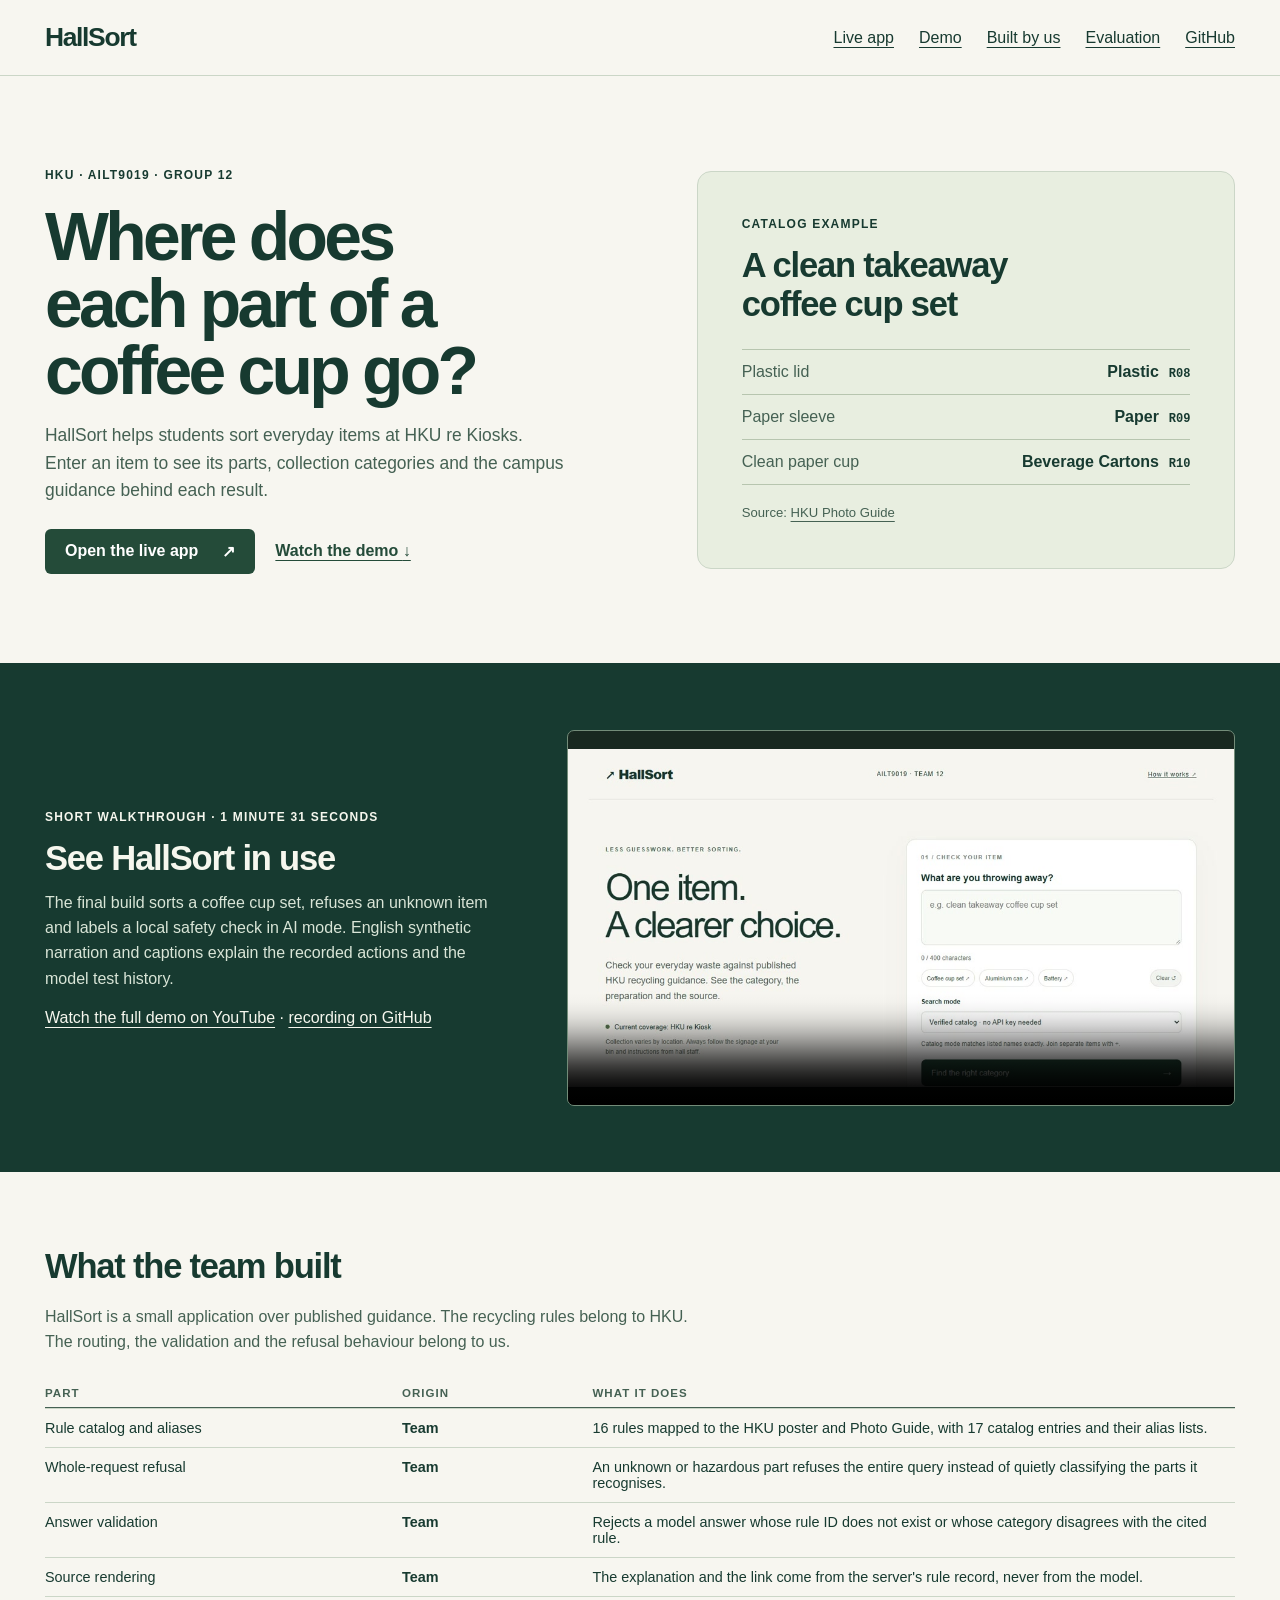
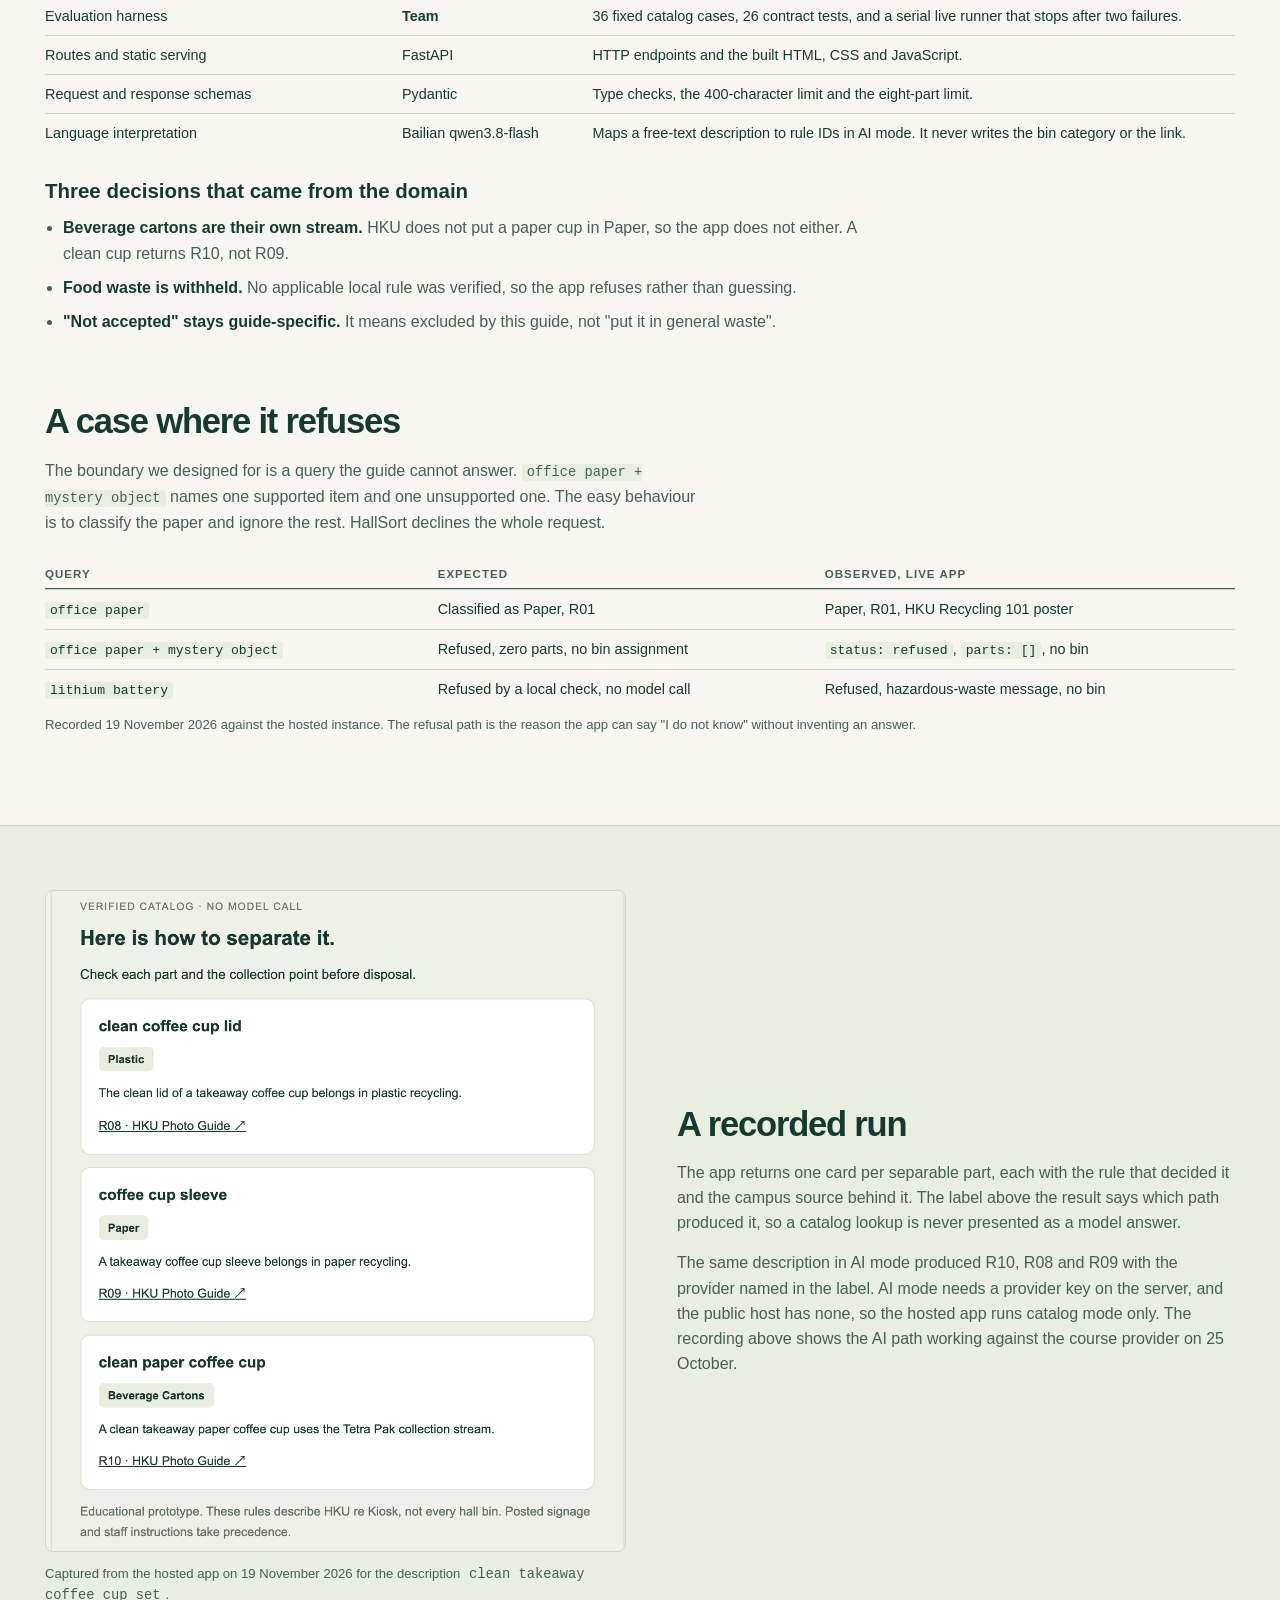
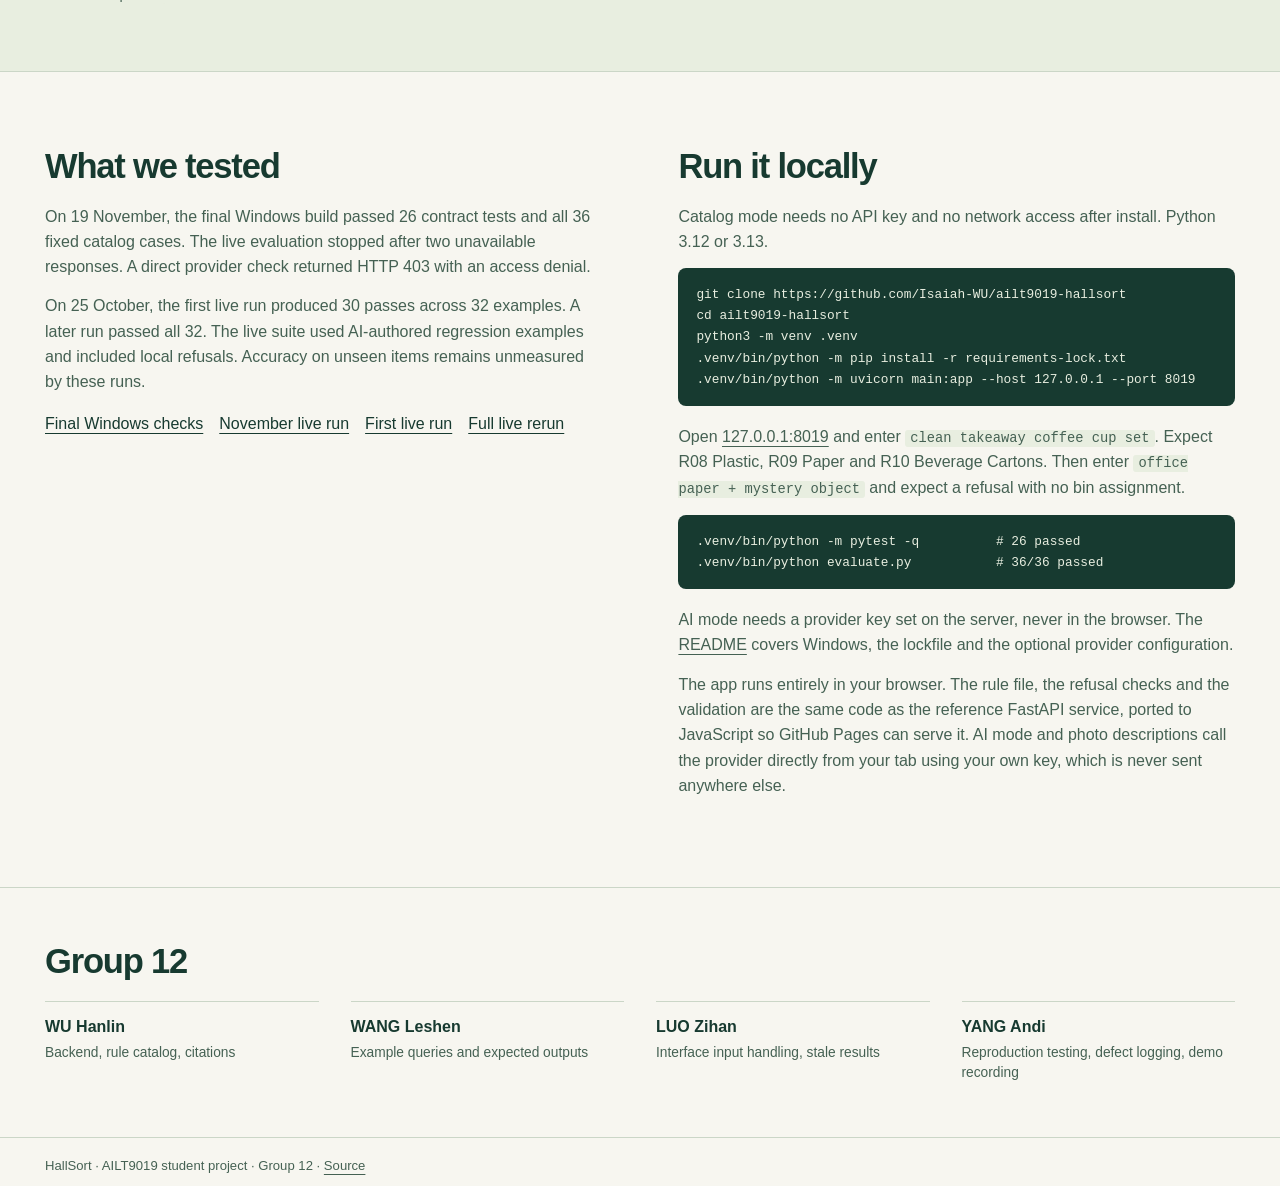
<file: docs/index.html>
<!doctype html>
<html lang="en">
<head>
  <meta charset="utf-8">
  <meta name="viewport" content="width=device-width, initial-scale=1">
  <meta name="description" content="HallSort is a student project that matches everyday items to published HKU re Kiosk recycling guidance. Try the live app, see the demo, read the rules and the test evidence.">
  <title>HallSort | HKU re Kiosk recycling guide</title>
  <link rel="stylesheet" href="style.css">
</head>
<body>
  <a class="skip" href="#main">Skip to project</a>
  <header>
    <div class="wrap mast">
      <a class="brand" href="#main">HallSort</a>
      <nav aria-label="Project navigation">
        <a href="app/">Live app</a>
        <a href="#demo">Demo</a>
        <a href="#built">Built by us</a>
        <a href="#evaluation">Evaluation</a>
        <a href="https://github.com/Isaiah-WU/ailt9019-hallsort">GitHub</a>
      </nav>
    </div>
  </header>
  <main id="main">
    <section class="wrap hero" aria-labelledby="hero-title">
      <div>
        <p class="context">HKU · AILT9019 · Group 12</p>
        <h1 id="hero-title">Where does each part of a coffee cup go?</h1>
        <p class="lead">HallSort helps students sort everyday items at HKU re Kiosks. Enter an item to see its parts, collection categories and the campus guidance behind each result.</p>
        <div class="actions">
          <a class="primary" href="app/">Open the live app <span aria-hidden="true">↗</span></a>
          <a class="secondary" href="#demo">Watch the demo <span aria-hidden="true">↓</span></a>
        </div>
      </div>
      <aside class="example" aria-labelledby="example-title">
        <p class="context">Catalog example</p>
        <h2 id="example-title">A clean takeaway coffee cup set</h2>
        <dl class="parts">
          <div><dt>Plastic lid</dt><dd>Plastic <small>R08</small></dd></div>
          <div><dt>Paper sleeve</dt><dd>Paper <small>R09</small></dd></div>
          <div><dt>Clean paper cup</dt><dd>Beverage Cartons <small>R10</small></dd></div>
        </dl>
        <p class="cite">Source: <a href="https://www.wastereduction.hku.hk/photo-guide">HKU Photo Guide</a></p>
      </aside>
    </section>
    <section class="dark" id="demo" aria-labelledby="demo-title">
      <div class="wrap split">
        <div>
          <p class="context">Short walkthrough · 1 minute 31 seconds</p>
          <h2 id="demo-title">See HallSort in use</h2>
          <p>The final build sorts a coffee cup set, refuses an unknown item and labels a local safety check in AI mode. English synthetic narration and captions explain the recorded actions and the model test history.</p>
          <a href="https://youtu.be/hwPjtkFcPKY">Watch the full demo on YouTube</a> · <a href="https://github.com/Isaiah-WU/ailt9019-hallsort/blob/main/submission/hallsort-final-demo.mp4">recording on GitHub</a>
        </div>
        <video controls playsinline preload="none" poster="demo-poster.jpg" aria-label="HallSort demonstration with narration and on-screen captions">
          <source src="https://raw.githubusercontent.com/Isaiah-WU/ailt9019-hallsort/main/submission/hallsort-final-demo.mp4" type="video/mp4">
          Your browser cannot play the embedded recording. Use the GitHub recording link.
        </video>
      </div>
    </section>
    <div class="wrap reading single">
      <section id="built" aria-labelledby="built-title">
        <h2 id="built-title">What the team built</h2>
        <p class="lead-para">HallSort is a small application over published guidance. The recycling rules belong to HKU. The routing, the validation and the refusal behaviour belong to us.</p>
        <table class="rows rows-3">
          <caption class="visually-hidden">Which parts of HallSort the team wrote and which parts are existing libraries or services</caption>
          <thead><tr><th scope="col">Part</th><th scope="col">Origin</th><th scope="col">What it does</th></tr></thead>
          <tbody>
            <tr><td>Rule catalog and aliases</td><td><strong>Team</strong></td><td>16 rules mapped to the HKU poster and Photo Guide, with 17 catalog entries and their alias lists.</td></tr>
            <tr><td>Whole-request refusal</td><td><strong>Team</strong></td><td>An unknown or hazardous part refuses the entire query instead of quietly classifying the parts it recognises.</td></tr>
            <tr><td>Answer validation</td><td><strong>Team</strong></td><td>Rejects a model answer whose rule ID does not exist or whose category disagrees with the cited rule.</td></tr>
            <tr><td>Source rendering</td><td><strong>Team</strong></td><td>The explanation and the link come from the server's rule record, never from the model.</td></tr>
            <tr><td>Evaluation harness</td><td><strong>Team</strong></td><td>36 fixed catalog cases, 26 contract tests, and a serial live runner that stops after two failures.</td></tr>
            <tr><td>Routes and static serving</td><td>FastAPI</td><td>HTTP endpoints and the built HTML, CSS and JavaScript.</td></tr>
            <tr><td>Request and response schemas</td><td>Pydantic</td><td>Type checks, the 400-character limit and the eight-part limit.</td></tr>
            <tr><td>Language interpretation</td><td>Bailian qwen3.8-flash</td><td>Maps a free-text description to rule IDs in AI mode. It never writes the bin category or the link.</td></tr>
          </tbody>
        </table>
        <h3>Three decisions that came from the domain</h3>
        <ul class="notes">
          <li><strong>Beverage cartons are their own stream.</strong> HKU does not put a paper cup in Paper, so the app does not either. A clean cup returns R10, not R09.</li>
          <li><strong>Food waste is withheld.</strong> No applicable local rule was verified, so the app refuses rather than guessing.</li>
          <li><strong>"Not accepted" stays guide-specific.</strong> It means excluded by this guide, not "put it in general waste".</li>
        </ul>
      </section>
      <section id="boundary" aria-labelledby="boundary-title">
        <h2 id="boundary-title">A case where it refuses</h2>
        <p class="lead-para">The boundary we designed for is a query the guide cannot answer. <code>office paper + mystery object</code> names one supported item and one unsupported one. The easy behaviour is to classify the paper and ignore the rest. HallSort declines the whole request.</p>
        <table class="rows">
          <caption class="visually-hidden">Expected and observed behaviour for a partially supported query</caption>
          <thead><tr><th scope="col">Query</th><th scope="col">Expected</th><th scope="col">Observed, live app</th></tr></thead>
          <tbody>
            <tr><td><code>office paper</code></td><td>Classified as Paper, R01</td><td>Paper, R01, HKU Recycling 101 poster</td></tr>
            <tr><td><code>office paper + mystery object</code></td><td>Refused, zero parts, no bin assignment</td><td><code>status: refused</code>, <code>parts: []</code>, no bin</td></tr>
            <tr><td><code>lithium battery</code></td><td>Refused by a local check, no model call</td><td>Refused, hazardous-waste message, no bin</td></tr>
          </tbody>
        </table>
        <p class="cite">Recorded 19 November 2026 against the hosted instance. The refusal path is the reason the app can say "I do not know" without inventing an answer.</p>
      </section>
    </div>
    <section class="band" aria-labelledby="runs-title">
      <div class="wrap split-fig">
        <figure>
          <img src="run-catalog.png" alt="HallSort catalog result for a clean takeaway coffee cup set, showing three part cards for the lid, sleeve and cup with rule IDs R08, R09 and R10, each linking to the HKU Photo Guide." loading="lazy">
          <figcaption>Captured from the hosted app on 19 November 2026 for the description <code>clean takeaway coffee cup set</code>.</figcaption>
        </figure>
        <div>
          <h2 id="runs-title">A recorded run</h2>
          <p class="band-lead">The app returns one card per separable part, each with the rule that decided it and the campus source behind it. The label above the result says which path produced it, so a catalog lookup is never presented as a model answer.</p>
          <p class="band-lead">The same description in AI mode produced R10, R08 and R09 with the provider named in the label. AI mode needs a provider key on the server, and the public host has none, so the hosted app runs catalog mode only. The recording above shows the AI path working against the course provider on 25 October.</p>
        </div>
      </div>
    </section>
    <div class="wrap reading">
      <section id="evaluation" aria-labelledby="eval-title">
        <h2 id="eval-title">What we tested</h2>
        <p>On 19 November, the final Windows build passed 26 contract tests and all 36 fixed catalog cases. The live evaluation stopped after two unavailable responses. A direct provider check returned HTTP 403 with an access denial.</p>
        <p>On 25 October, the first live run produced 30 passes across 32 examples. A later run passed all 32. The live suite used AI-authored regression examples and included local refusals. Accuracy on unseen items remains unmeasured by these runs.</p>
        <ul class="links">
          <li><a href="https://github.com/Isaiah-WU/ailt9019-hallsort/blob/main/evidence/final_offline.md">Final Windows checks</a></li>
          <li><a href="https://github.com/Isaiah-WU/ailt9019-hallsort/blob/main/evidence/live_results_november_20261119_194843_641633.json">November live run</a></li>
          <li><a href="https://github.com/Isaiah-WU/ailt9019-hallsort/blob/00eba9dcfd05441b596b5752d6102607466a9144/evidence/live_results.json">First live run</a></li>
          <li><a href="https://github.com/Isaiah-WU/ailt9019-hallsort/blob/00eba9dcfd05441b596b5752d6102607466a9144/evidence/live_results_full_rerun.json">Full live rerun</a></li>
        </ul>
      </section>
      <section id="run" aria-labelledby="run-title">
        <h2 id="run-title">Run it locally</h2>
        <p>Catalog mode needs no API key and no network access after install. Python 3.12 or 3.13.</p>
<pre><code>git clone https://github.com/Isaiah-WU/ailt9019-hallsort
cd ailt9019-hallsort
python3 -m venv .venv
.venv/bin/python -m pip install -r requirements-lock.txt
.venv/bin/python -m uvicorn main:app --host 127.0.0.1 --port 8019</code></pre>
        <p>Open <a href="http://127.0.0.1:8019">127.0.0.1:8019</a> and enter <code>clean takeaway coffee cup set</code>. Expect R08 Plastic, R09 Paper and R10 Beverage Cartons. Then enter <code>office paper + mystery object</code> and expect a refusal with no bin assignment.</p>
<pre><code>.venv/bin/python -m pytest -q          # 26 passed
.venv/bin/python evaluate.py           # 36/36 passed</code></pre>
        <p>AI mode needs a provider key set on the server, never in the browser. The <a href="https://github.com/Isaiah-WU/ailt9019-hallsort#readme">README</a> covers Windows, the lockfile and the optional provider configuration.</p>
        <p>The app runs entirely in your browser. The rule file, the refusal checks and the validation are the same code as the reference FastAPI service, ported to JavaScript so GitHub Pages can serve it. AI mode and photo descriptions call the provider directly from your tab using your own key, which is never sent anywhere else.</p>
      </section>
    </div>
    <section class="team" aria-labelledby="team-title">
      <div class="wrap">
        <h2 id="team-title">Group 12</h2>
        <ul class="people">
          <li><strong>WU Hanlin</strong><span>Backend, rule catalog, citations</span></li>
          <li><strong>WANG Leshen</strong><span>Example queries and expected outputs</span></li>
          <li><strong>LUO Zihan</strong><span>Interface input handling, stale results</span></li>
          <li><strong>YANG Andi</strong><span>Reproduction testing, defect logging, demo recording</span></li>
        </ul>
      </div>
    </section>
  </main>
  <footer><div class="wrap">HallSort · AILT9019 student project · Group 12 · <a href="https://github.com/Isaiah-WU/ailt9019-hallsort">Source</a></div></footer>
</body>
</html>
</file>
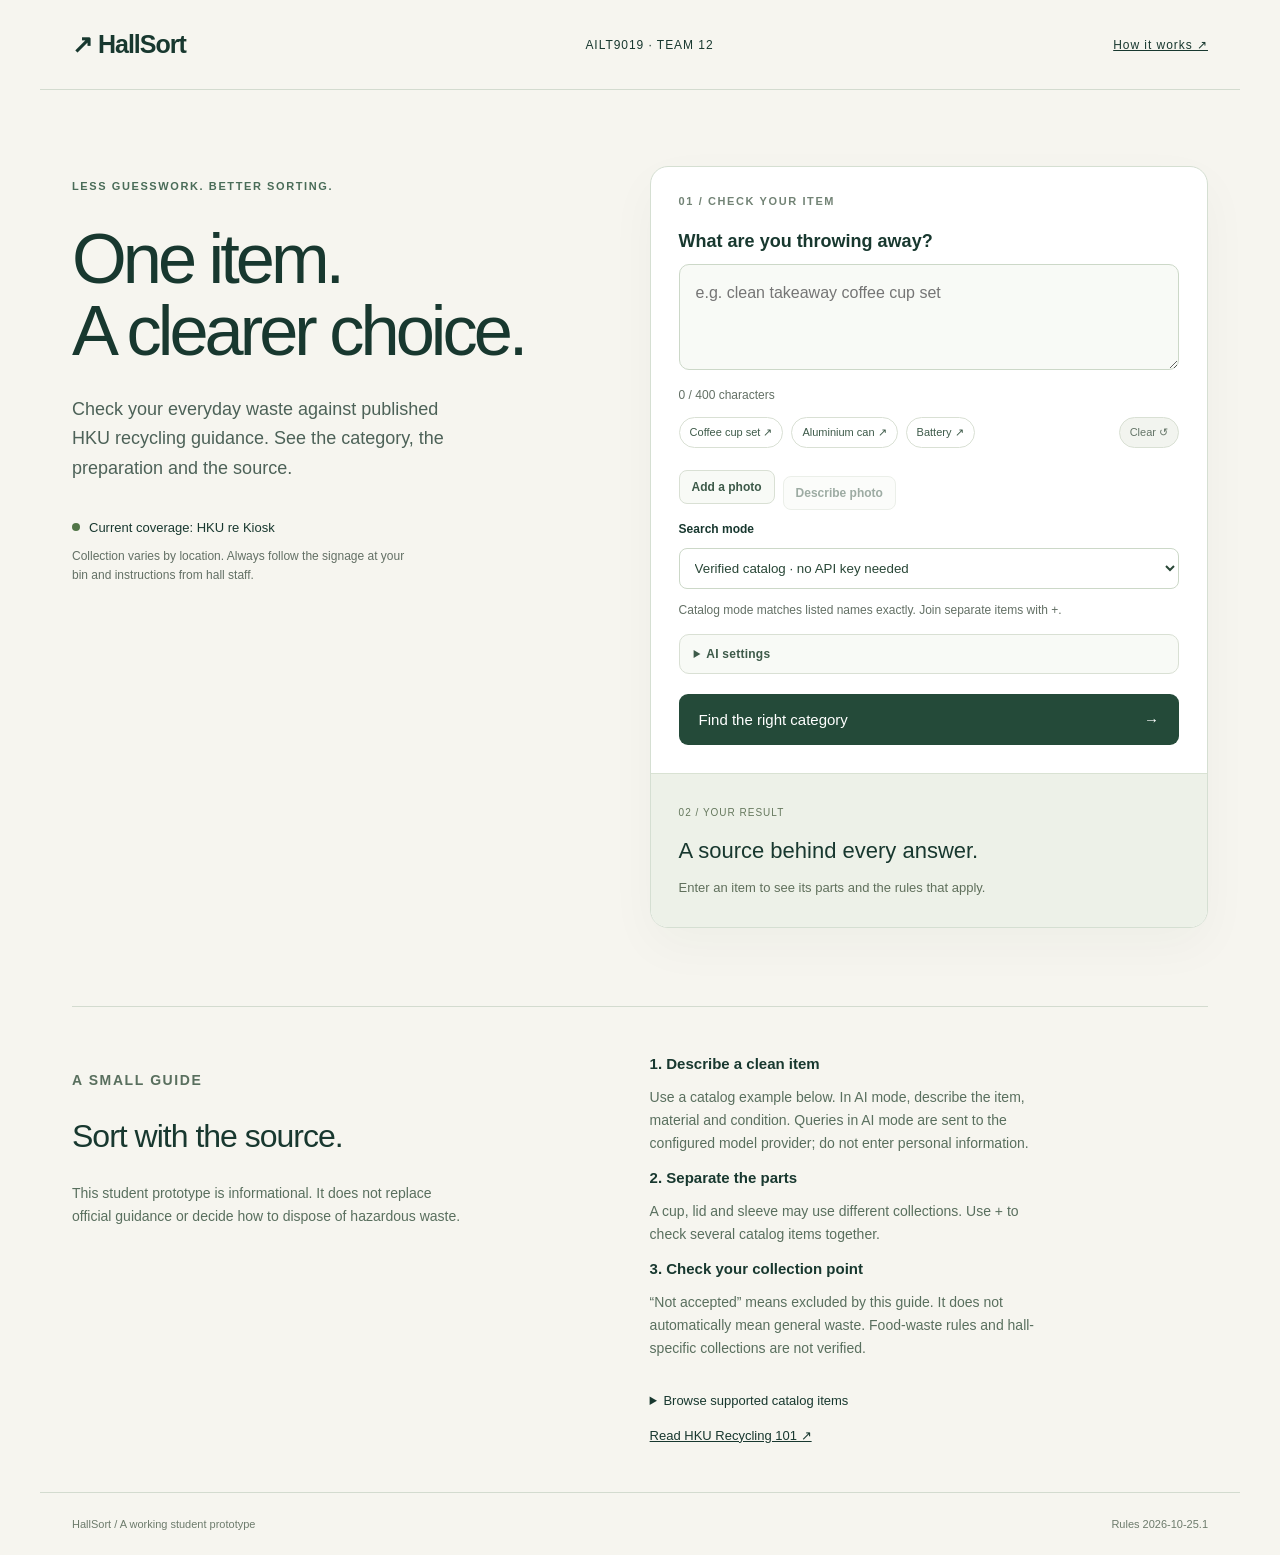
<file: docs/app/index.html>
<!doctype html>
<html lang="en"><head><meta charset="utf-8"><meta name="viewport" content="width=device-width,initial-scale=1"><title>HallSort — Check before you bin</title><link rel="stylesheet" href="style.css"><script src="app.js" defer></script></head>
<body><header><a class="brand" href="/">↗ HallSort</a><span>AILT9019 · TEAM 12</span><a href="#help">How it works ↗</a></header>
<main><section class="intro"><p class="eyebrow">LESS GUESSWORK. BETTER SORTING.</p><h1>One item.<br>A clearer choice.</h1><p class="lede">Check your everyday waste against published HKU recycling guidance. See the category, the preparation and the source.</p><div class="scope"><span class="dot"></span> Current coverage: HKU re Kiosk</div><p class="fine">Collection varies by location. Always follow the signage at your bin and instructions from hall staff.</p></section>
<section class="workspace" aria-label="Item checker"><form id="check-form"><div class="step">01 / CHECK YOUR ITEM</div><label for="item">What are you throwing away?</label><textarea id="item" maxlength="400" rows="3" placeholder="e.g. clean takeaway coffee cup set" required></textarea>
<p id="input-feedback" class="fine" aria-live="polite">
  0 / 400 characters
</p>
<div class="examples"><button type="button" data-query="clean takeaway coffee cup set">Coffee cup set ↗</button><button type="button" data-query="clean aluminium can">Aluminium can ↗</button><button type="button" data-query="lithium battery">Battery ↗</button>
<button type="button" id="clear-input">Clear ↺</button>
</div>
<div class="photo-row">
  <input id="photo" type="file" accept="image/jpeg,image/png,image/webp" hidden>
  <label class="ghost-btn" for="photo">Add a photo</label>
  <button id="describe" type="button" class="ghost-btn" disabled>Describe photo</button>
  <button id="drop-photo" type="button" class="link-btn" hidden>Remove</button>
</div>
<img id="photo-preview" alt="The photo you selected" hidden>
<p id="photo-status" class="fine" aria-live="polite"></p>
<label class="mode-label" for="mode">Search mode</label><select id="mode"><option value="catalog">Verified catalog · no API key needed</option><option value="llm">AI interpretation · needs a key</option></select><p id="mode-note" class="fine">Catalog mode matches listed names exactly. Join separate items with +.</p>
<details id="key-panel" class="key-panel">
  <summary>AI settings</summary>
  <div class="key-body">
    <label for="key-value">API key</label>
    <input id="key-value" type="password" autocomplete="off" spellcheck="false" placeholder="sk-or-...">
    <label for="key-model">Model</label>
    <input id="key-model" type="text" autocomplete="off" spellcheck="false" placeholder="nvidia/nemotron-3.5-super-vl:free">
    <p class="fine">Paste the shared demo key printed in the report, Section 4. It belongs to a zero-credit OpenRouter account limited to free models, so it cannot incur a charge. You may use your own key instead. Either way it stays in this tab and is never stored by the app.</p>
    <button id="key-clear" type="button" class="link-btn">Clear</button>
  </div>
</details>
<button id="submit" type="submit">Find the right category <span>→</span></button></form>
<section id="results" aria-live="polite" aria-atomic="true"><div class="empty"><span>02 / YOUR RESULT</span><h2>A source behind every answer.</h2><p>Enter an item to see its parts and the rules that apply.</p></div></section></section>
<section id="help" class="help"><div><p class="eyebrow">A SMALL GUIDE</p><h2>Sort with the source.</h2><p>This student prototype is informational. It does not replace official guidance or decide how to dispose of hazardous waste.</p></div><div><h3>1. Describe a clean item</h3><p>Use a catalog example below. In AI mode, describe the item, material and condition. Queries in AI mode are sent to the configured model provider; do not enter personal information.</p><h3>2. Separate the parts</h3><p>A cup, lid and sleeve may use different collections. Use + to check several catalog items together.</p><h3>3. Check your collection point</h3><p>“Not accepted” means excluded by this guide. It does not automatically mean general waste. Food-waste rules and hall-specific collections are not verified.</p><details><summary>Browse supported catalog items</summary><ul id="catalog"></ul></details><a href="https://www.wastereduction.hku.hk/recycling-101" target="_blank" rel="noopener">Read HKU Recycling 101 ↗</a></div></section></main><footer><span>HallSort / A working student prototype</span><span id="version"></span></footer></body></html>
</file>
<file: docs/style.css>
:root {
  --paper: #f7f6f0;
  --ink: #173a30;
  --green: #244b39;
  --muted: #456153;
  --line: #cbd6c7;
  color-scheme: light;
  font-family: Arial, Helvetica, sans-serif;
  color: var(--ink);
  background: var(--paper);
}
* { box-sizing: border-box; }
body { margin: 0; }
.wrap { width: min(1190px, calc(100% - 80px)); margin: 0 auto; }
header, footer { border-color: var(--line); border-style: solid; border-width: 0 0 1px; }
.mast, .mast nav, .parts div, .parts dd, .links { display: flex; }
.mast { min-height: 75px; align-items: center; justify-content: space-between; gap: 16px; }
.mast nav { gap: 25px; align-items: center; }
a { color: inherit; text-decoration-thickness: 1px; text-underline-offset: 4px; }
a:hover { text-decoration-thickness: 2px; }
a:focus-visible, video:focus-visible { outline: 3px solid #a95a04; outline-offset: 4px; }
.brand { font-size: 1.65rem; font-weight: 700; letter-spacing: -.05em; text-decoration: none; }
.skip { position: absolute; left: 8px; top: -5em; padding: 10px 16px; background: white; z-index: 1; }
.skip:focus { top: 8px; }
.hero, .split, .reading { display: grid; align-items: center; gap: clamp(32px, 6vw, 96px); }
.hero { grid-template-columns: 1.07fr 1fr; padding: clamp(45px, 7vw, 92px) 0; }
h1, h2, h3, p { margin: 0; }
.context { font-size: .75rem; font-weight: 700; letter-spacing: .1em; text-transform: uppercase; }
h1 { max-width: 12ch; font-size: clamp(3rem, 5.3vw, 5rem); line-height: .99; letter-spacing: -.055em; font-weight: 600; margin: 18px 0; text-wrap: balance; }
h2 { font-size: clamp(1.6rem, 2.7vw, 2.25rem); line-height: 1.12; font-weight: 600; letter-spacing: -.035em; }
h3 { font-size: 1.28rem; margin: 1.7rem 0 .55rem; }
p, li { line-height: 1.58; }
.lead { font-size: 1.09rem; color: var(--muted); max-width: 54ch; }
.primary { display: inline-flex; align-items: center; gap: 1.5rem; margin-top: 24px; padding: 13px 20px; border-radius: 6px; background: var(--green); color: white; font-weight: 600; text-decoration: none; }
.primary:hover { background: #153429; }
.actions { display: flex; flex-wrap: wrap; align-items: center; gap: 12px 20px; margin-top: 24px; }
.actions .primary { margin-top: 0; }
.secondary { font-weight: 600; color: var(--green); }
.example { background: #e8eee0; padding: clamp(25px, 3.4vw, 45px); border-radius: 14px; border: 1px solid var(--line); }
.example h2 { max-width: 16ch; margin: 12px 0 26px; }
.parts { margin: 0; }
.parts div { justify-content: space-between; gap: 10px; padding: 13px 0; border-top: 1px solid #b7c5af; }
.parts div:last-child { border-bottom: 1px solid #b7c5af; }
.parts dt { color: var(--muted); }
.parts dd { align-items: baseline; gap: 10px; margin: 0; font-weight: 600; }
.parts small { font-family: monospace; font-size: .75rem; }
.cite { margin: 18px 0 0; color: var(--muted); font-size: .82rem; }
.dark { background: var(--ink); color: #f6f7ee; }
.split { grid-template-columns: .8fr 1.2fr; padding: clamp(38px, 5.2vw, 68px) 0; }
.split h2 { margin: 12px 0; }
.split p:not(.context) { color: #d9e5d7; margin: 0 0 18px; }
video { display: block; width: 100%; aspect-ratio: 16 / 9; background: #182820; border: 1px solid #738c79; border-radius: 7px; }
.reading { grid-template-columns: 1fr 1fr; align-items: start; padding: clamp(40px, 6vw, 75px) 0; }
.reading.single { grid-template-columns: minmax(0, 1fr); gap: clamp(34px, 5vw, 58px); }
.reading.single .lead-para { max-width: 74ch; }
.reading.single .notes { max-width: 92ch; }
.lead-para { margin-bottom: 4px; }
.split-fig { display: grid; grid-template-columns: 1.02fr .98fr; align-items: center; gap: clamp(26px, 4vw, 56px); }
.split-fig figure { margin: 0; }
.split-fig img { display: block; width: 100%; height: auto; border: 1px solid var(--line); border-radius: 8px; background: var(--paper); }
.split-fig figcaption { margin-top: 12px; font-size: .82rem; line-height: 1.5; color: var(--muted); }
.split-fig h2 { margin-bottom: 16px; }
.split-fig .band-lead { margin: 0 0 15px; }
.reading h2 { margin: 0 0 18px; }
.reading p { margin: 0 0 14px; color: var(--muted); }
.links { list-style: none; gap: 8px 16px; padding: 0; flex-wrap: wrap; }
.rows { width: 100%; border-collapse: collapse; margin: 22px 0 6px; font-size: .9rem; }
.rows th, .rows td { text-align: left; vertical-align: top; padding: 11px 12px 11px 0; border-top: 1px solid var(--line); }
.rows thead th { border-top: 0; border-bottom: 1px solid var(--muted); padding-bottom: 8px; font-size: .72rem; letter-spacing: .09em; text-transform: uppercase; color: var(--muted); }
.rows td:first-child { width: 33%; }
.rows-3 td:first-child { width: 30%; }
.rows-3 td:nth-child(2), .rows-3 th:nth-child(2) { width: 16%; }
.rows td:last-child, .rows th:last-child { padding-right: 0; }
.rows code { font-size: .82rem; }
code { font-family: ui-monospace, SFMono-Regular, Menlo, monospace; font-size: .86rem; background: #e8eee0; padding: 1px 5px; border-radius: 3px; }
.notes { margin: 12px 0 0; padding-left: 18px; color: var(--muted); }
.notes li { margin-bottom: 9px; }
.notes strong { color: var(--ink); }
.band { background: #e8eee0; border-top: 1px solid var(--line); border-bottom: 1px solid var(--line); padding: clamp(38px, 5vw, 66px) 0; }
.band-lead { color: var(--muted); max-width: 66ch; margin: 12px 0 30px; }
.figures { display: grid; grid-template-columns: 1fr 1fr; gap: clamp(20px, 3vw, 40px); }
.figures figure { margin: 0; }
.figures img { display: block; width: 100%; height: auto; border: 1px solid var(--line); border-radius: 8px; background: var(--paper); }
.figcaption, figcaption { margin-top: 12px; font-size: .84rem; line-height: 1.5; color: var(--muted); }
figcaption strong { color: var(--ink); }
pre { margin: 14px 0 18px; padding: 16px 18px; overflow-x: auto; background: var(--ink); color: #e8eee0; border-radius: 8px; }
pre code { background: none; color: inherit; padding: 0; font-size: .8rem; line-height: 1.65; }
.team { background: var(--paper); border-top: 1px solid var(--line); padding: clamp(34px, 4.5vw, 54px) 0; }
.people { list-style: none; display: grid; grid-template-columns: repeat(4, 1fr); gap: 22px 32px; margin: 20px 0 0; padding: 0; }
.people li { display: flex; flex-direction: column; gap: 4px; border-top: 1px solid var(--line); padding-top: 12px; }
.people strong { font-weight: 600; }
.people span { font-size: .86rem; color: var(--muted); line-height: 1.45; }
.visually-hidden { position: absolute; width: 1px; height: 1px; margin: -1px; padding: 0; overflow: hidden; clip: rect(0 0 0 0); white-space: nowrap; border: 0; }
footer { border-width: 1px 0 0; padding: 20px 0; color: var(--muted); font-size: .82rem; }
@media (max-width: 760px) {
  .wrap { width: calc(100% - 40px); }
  .mast { min-height: 64px; flex-wrap: wrap; gap: 10px 16px; padding: 10px 0; }
  .mast nav { gap: 12px 16px; font-size: .82rem; flex-wrap: wrap; }
  .hero, .split, .reading, .split-fig { grid-template-columns: minmax(0, 1fr); gap: 30px; }
  .hero h1 { max-width: 15ch; }
  .example { padding: 22px; }
  .parts div { flex-wrap: wrap; }
  .figures, .people { grid-template-columns: minmax(0, 1fr); }
  .rows { font-size: .82rem; }
  .rows td:first-child { width: 38%; }
  .rows th, .rows td { padding: 9px 8px 9px 0; }
}
@media (max-width: 360px) {
  .mast { flex-wrap: wrap; padding: 14px 0; }
  .parts div { gap: 8px; flex-direction: column; }
}
</file>
<file: docs/app/style.css>
*{box-sizing:border-box}html{scroll-behavior:smooth}body{margin:0;background:#f6f5ef;color:#18382f;font-family:Arial,Helvetica,sans-serif}header,main,footer{max-width:1200px;margin:auto}header{display:flex;align-items:center;justify-content:space-between;padding:30px 32px;border-bottom:1px solid #d3dbcf;font-size:12px;letter-spacing:.08em}a{color:inherit}.brand{font-size:25px;font-weight:800;text-decoration:none;letter-spacing:-1px}main{display:grid;grid-template-columns:1fr 1.1fr;gap:70px;padding:76px 32px 0}.eyebrow,.step{font-size:11px;font-weight:700;letter-spacing:1.6px}.eyebrow{color:#4a6c58}h1{font-size:clamp(48px,5.5vw,74px);line-height:1.02;letter-spacing:-4px;font-weight:500;margin:28px 0}p{line-height:1.65}.lede{font-size:18px;max-width:380px;color:#4d6258}.scope{margin-top:36px;font-size:13px;display:flex;align-items:center;gap:9px}.dot{width:8px;height:8px;border-radius:50%;background:#517547}.fine{font-size:12px;color:#637065;line-height:1.6}.intro>.fine{max-width:350px}.workspace{background:white;border:1px solid #d5dfd2;border-radius:18px;overflow:hidden;box-shadow:0 18px 50px #23432609}form{padding:28px}.step{color:#728375;margin-bottom:24px}label{display:block;font-size:18px;font-weight:600;margin-bottom:12px}textarea{width:100%;resize:vertical;min-height:100px;padding:16px;background:#f8faf6;border:1px solid #ccd8c8;border-radius:10px;font:16px/1.5 Arial;color:#18382f}textarea:focus,select:focus,button:focus-visible{outline:3px solid #9bb27d;outline-offset:3px}.examples{display:flex;gap:8px;flex-wrap:wrap;margin:12px 0 22px}.examples button{background:white;border:1px solid #d9e0d4;border-radius:20px;padding:8px 10px;font-size:11px;color:#3d5a49;cursor:pointer}.mode-label{font-size:12px}select{width:100%;padding:11px;background:white;border:1px solid #ccd8c8;border-radius:8px;color:#294737}#submit{display:flex;justify-content:space-between;width:100%;background:#244a39;color:#fff;border:0;border-radius:9px;padding:17px 20px;font-size:15px;cursor:pointer;margin-top:20px}#submit:disabled{opacity:.6;cursor:wait}#results{background:#edf1e8;border-top:1px solid #d9e2d3;padding:28px}.empty span,.result-mode{font-size:10px;letter-spacing:1px;color:#65785d}.empty h2{font-size:22px;font-weight:500;margin:18px 0 8px}.empty p{font-size:13px;margin-bottom:0;color:#60705c}.result-title{font-size:20px;margin:10px 0}.result-msg{font-size:13px}.part{background:white;border-radius:9px;padding:17px;margin-top:12px;border:1px solid #dce4d5}.part h3{font-size:15px;margin:0 0 12px}.bin{display:inline-block;font-size:11px;font-weight:700;border-radius:5px;background:#e8eddf;padding:6px 9px}.part p,.part a{font-size:12px;line-height:1.6}.part a{display:block}.help{grid-column:1/-1;border-top:1px solid #d3dbcf;margin-top:8px;padding:48px 0;display:grid;grid-template-columns:1fr 1.1fr;gap:70px}.help h2{font-size:32px;font-weight:500;letter-spacing:-1px}.help p{font-size:14px;color:#596f5e;max-width:390px}.help h3{font-size:15px;margin:0 0 8px}.help details{font-size:13px;padding:18px 0}.help li{margin:8px 0}.help a{font-size:13px}footer{border-top:1px solid #d3dbcf;padding:25px 32px;display:flex;justify-content:space-between;font-size:11px;color:#6d7b6c}@media(max-width:780px){header{padding:22px}header>span{display:none}main{grid-template-columns:1fr;gap:32px;padding:36px 20px 0}h1{letter-spacing:-2px;font-size:54px}.lede{max-width:100%}.scope{margin-top:24px}.help{grid-template-columns:1fr;gap:20px;padding:30px 0}.help p{max-width:100%}footer{gap:18px;padding:20px}form,#results{padding:22px}}
.examples #clear-input {
    margin-left: auto;
    background: #f2f4ef;
    color: #657568;
    border-color: #d9e0d4;
}

.examples #clear-input:hover {
    background: #e4e9df;
    color: #244a39;
}

.photo-row{display:flex;gap:8px;align-items:center;flex-wrap:wrap;margin:0 0 6px}
.ghost-btn{display:inline-block;background:#f8faf6;border:1px solid #d9e0d4;border-radius:8px;padding:9px 12px;font-size:12px;color:#3d5a49;cursor:pointer;font-weight:600}
.ghost-btn:hover{background:#eef2ea}
.ghost-btn:disabled{opacity:.5;cursor:not-allowed}
.link-btn{background:none;border:0;padding:6px 2px;font-size:12px;color:#657568;text-decoration:underline;cursor:pointer}
#photo-preview[hidden]{display:none}
#photo-preview{display:block;max-width:100%;max-height:180px;border-radius:10px;border:1px solid #d5dfd2;margin:8px 0 4px;object-fit:cover}
#photo-status:empty{display:none}
.key-panel{margin:14px 0 18px;border:1px solid #d9e0d4;border-radius:10px;background:#f8faf6;padding:0 14px}
.key-panel summary{cursor:pointer;padding:12px 0;font-size:12px;font-weight:700;color:#3d5a49;letter-spacing:.02em}
.key-body{padding:2px 0 14px}
.key-body label{font-size:12px;margin:10px 0 6px;font-weight:600}
.key-body input{width:100%;padding:10px;border:1px solid #ccd8c8;border-radius:8px;font:13px/1.4 ui-monospace,Menlo,monospace;color:#18382f;background:white}
.key-body input:focus{outline:3px solid #9bb27d;outline-offset:2px}
.key-body .fine{margin:10px 0 2px}
</file>
